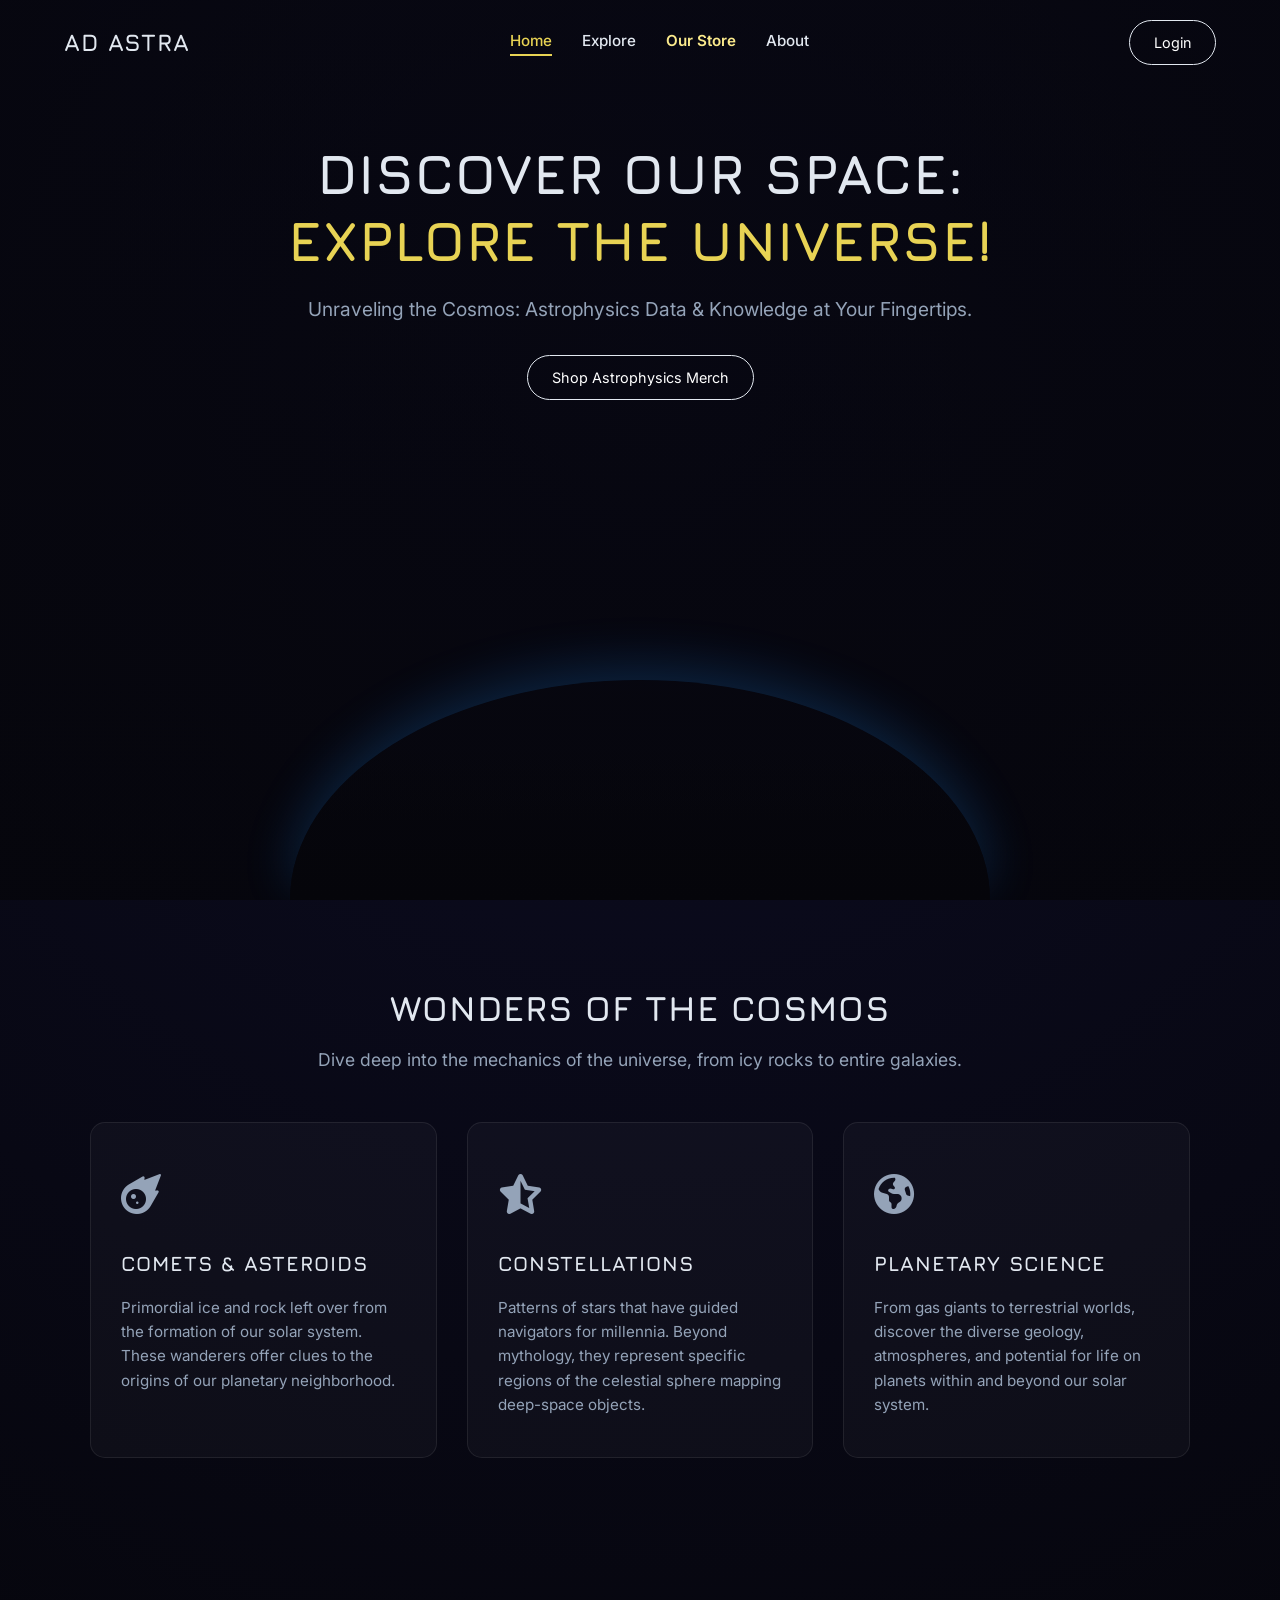
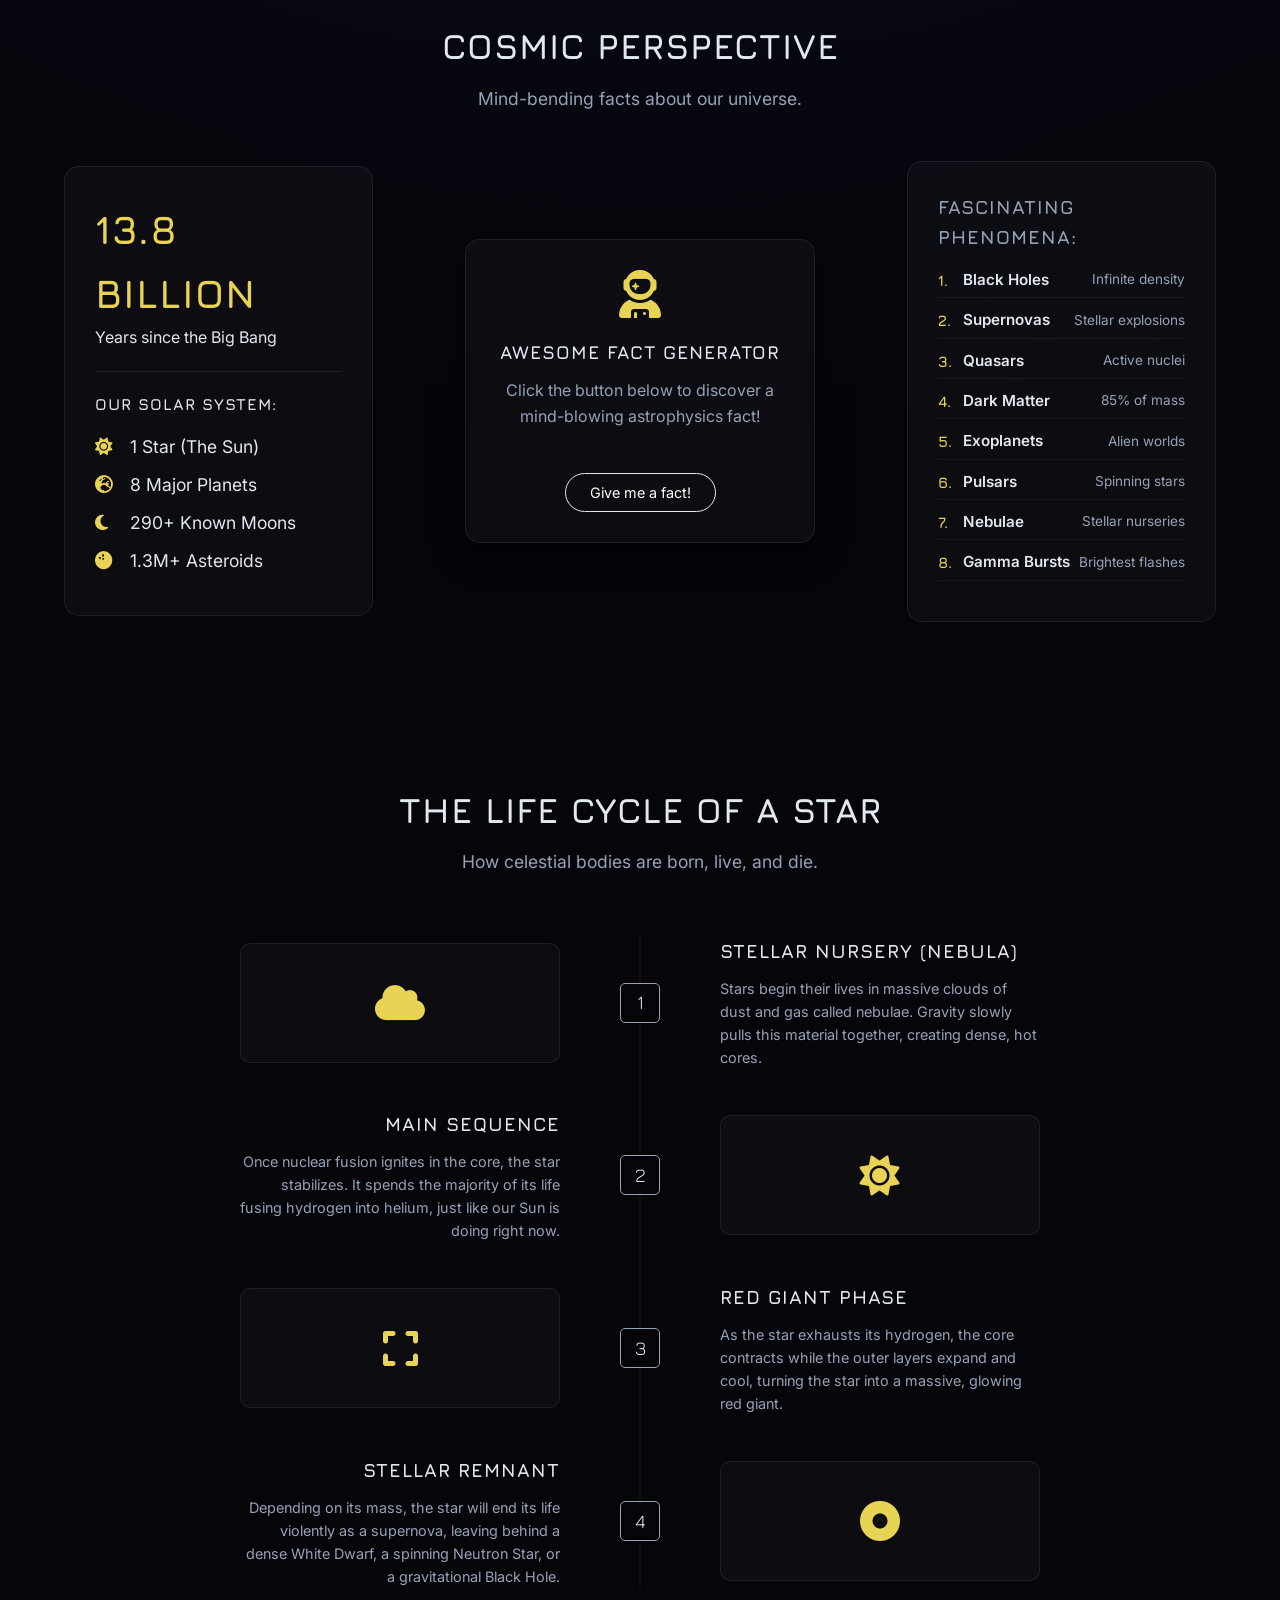
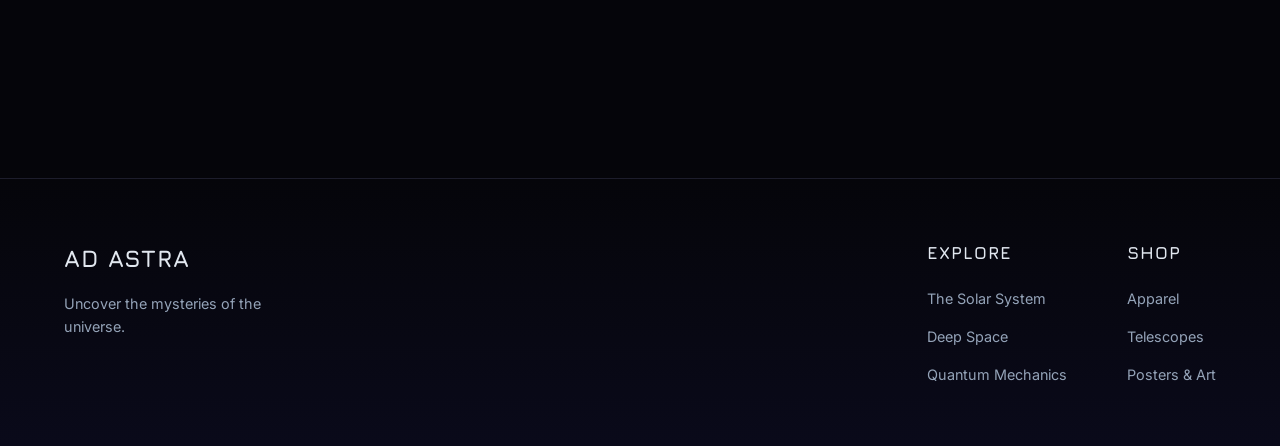
<file: templates/index.html>
<!DOCTYPE html>
<html lang="en">

<head>
    <meta charset="UTF-8">
    <meta name="viewport" content="width=device-width, initial-scale=1.0">
    <title>AD ASTRA - Astrophysics Explorer</title>
    <!-- <link rel="stylesheet" href="style.css"> -->
     <link rel="stylesheet" href="/static/style.css">
     <link rel="icon" type="image/x-icon" href="/static/favicon.ico">
    <link
        href="https://fonts.googleapis.com/css2?family=Jura:wght@400;600;700&family=Inter:wght@300;400;600&display=swap"
        rel="stylesheet">
    <link rel="stylesheet" href="https://cdnjs.cloudflare.com/ajax/libs/font-awesome/6.5.1/css/all.min.css">
</head>

<body>

    <header>
        <div class="logo">
            <span>AD ASTRA</span>
        </div>
        <nav>
            <a href="/" class="active">Home</a>
            <a href="#explore">Explore</a>
            <a href="/store" class="highlight-link">Our Store</a>
            <a href="#about">About</a>
        </nav>
        <a href="#" class="btn-outline">Login</a>
    </header>

    <main>
        <section class="hero">
            <h1>Discover Our Space:<br><span class="accent-text">EXPLORE THE UNIVERSE!</span></h1>
            <p>Unraveling the Cosmos: Astrophysics Data & Knowledge at Your Fingertips.</p>
            <a href="/store" class="btn-outline">Shop Astrophysics Merch</a>
            <div class="hero-earth"></div>
        </section>

        <section class="features" id="explore">
            <h2>WONDERS OF THE COSMOS</h2>
            <p class="subtitle">Dive deep into the mechanics of the universe, from icy rocks to entire galaxies.</p>

            <div class="cards-container">
                <div class="card">
                    <div class="card-icon"><i class="fa-solid fa-meteor"></i></div>
                    <h3>Comets & Asteroids</h3>
                    <p>Primordial ice and rock left over from the formation of our solar system. These wanderers offer
                        clues to the origins of our planetary neighborhood.</p>
                </div>
                <div class="card">
                    <div class="card-icon"><i class="fa-solid fa-star-half-stroke"></i></div>
                    <h3>Constellations</h3>
                    <p>Patterns of stars that have guided navigators for millennia. Beyond mythology, they represent
                        specific regions of the celestial sphere mapping deep-space objects.</p>
                </div>
                <div class="card">
                    <div class="card-icon"><i class="fa-solid fa-earth-americas"></i></div>
                    <h3>Planetary Science</h3>
                    <p>From gas giants to terrestrial worlds, discover the diverse geology, atmospheres, and potential
                        for life on planets within and beyond our solar system.</p>
                </div>
            </div>
        </section>

        <section class="map-section">
            <h2>COSMIC PERSPECTIVE</h2>
            <p class="subtitle">Mind-bending facts about our universe.</p>

            <div class="map-layout">
                <div class="stats-box left-stats">
                    <h3 id="random-fact-title">13.8 Billion</h3>
                    <p>Years since the Big Bang</p>
                    <hr>
                    <h4>Our Solar System:</h4>
                    <ul>
                        <li><i class="fa-solid fa-sun"></i> 1 Star (The Sun)</li>
                        <li><i class="fa-solid fa-earth-europe"></i> 8 Major Planets</li>
                        <li><i class="fa-solid fa-moon"></i> 290+ Known Moons</li>
                        <li><i class="fa-solid fa-bowling-ball"></i> 1.3M+ Asteroids</li>
                    </ul>
                </div>

                <div class="globe-container">
                    <div class="fact-generator-box">
                        <i class="fa-solid fa-user-astronaut fa-3x"
                            style="color: var(--accent); margin-bottom: 20px;"></i>
                        <h3 style="margin-bottom: 10px;">Awesome Fact Generator</h3>
                        <p id="fact-display" style="min-height: 80px; color: var(--text-muted);">Click the button below
                            to discover a mind-blowing astrophysics fact!</p>
                        <button class="btn-outline" onclick="generateFact()" style="margin-top: 15px;">Give me a
                            fact!</button>
                    </div>
                </div>

                <div class="stats-box right-stats">
                    <h4>Fascinating Phenomena:</h4>
                    <ol class="phenomena-list">
                        <li><span class="phenomenon-name">Black Holes</span> <span class="phenomenon-desc">Infinite
                                density</span></li>
                        <li><span class="phenomenon-name">Supernovas</span> <span class="phenomenon-desc">Stellar
                                explosions</span></li>
                        <li><span class="phenomenon-name">Quasars</span> <span class="phenomenon-desc">Active
                                nuclei</span></li>
                        <li><span class="phenomenon-name">Dark Matter</span> <span class="phenomenon-desc">85% of
                                mass</span></li>
                        <li><span class="phenomenon-name">Exoplanets</span> <span class="phenomenon-desc">Alien
                                worlds</span></li>
                        <li><span class="phenomenon-name">Pulsars</span> <span class="phenomenon-desc">Spinning
                                stars</span></li>
                        <li><span class="phenomenon-name">Nebulae</span> <span class="phenomenon-desc">Stellar
                                nurseries</span></li>
                        <li><span class="phenomenon-name">Gamma Bursts</span> <span class="phenomenon-desc">Brightest
                                flashes</span></li>
                    </ol>
                </div>
            </div>
        </section>

        <section class="process">
            <h2>THE LIFE CYCLE OF A STAR</h2>
            <p class="subtitle">How celestial bodies are born, live, and die.</p>

            <div class="timeline">
                <div class="timeline-item right">
                    <div class="timeline-icon"><i class="fa-solid fa-cloud"></i></div>
                    <div class="timeline-number">1</div>
                    <div class="timeline-content">
                        <h3>STELLAR NURSERY (NEBULA)</h3>
                        <p>Stars begin their lives in massive clouds of dust and gas called nebulae. Gravity slowly
                            pulls this material together, creating dense, hot cores.</p>
                    </div>
                </div>

                <div class="timeline-item left">
                    <div class="timeline-content">
                        <h3>MAIN SEQUENCE</h3>
                        <p>Once nuclear fusion ignites in the core, the star stabilizes. It spends the majority of its
                            life fusing hydrogen into helium, just like our Sun is doing right now.</p>
                    </div>
                    <div class="timeline-number">2</div>
                    <div class="timeline-icon"><i class="fa-solid fa-sun"></i></div>
                </div>

                <div class="timeline-item right">
                    <div class="timeline-icon"><i class="fa-solid fa-expand"></i></div>
                    <div class="timeline-number">3</div>
                    <div class="timeline-content">
                        <h3>RED GIANT PHASE</h3>
                        <p>As the star exhausts its hydrogen, the core contracts while the outer layers expand and cool,
                            turning the star into a massive, glowing red giant.</p>
                    </div>
                </div>

                <div class="timeline-item left">
                    <div class="timeline-content">
                        <h3>STELLAR REMNANT</h3>
                        <p>Depending on its mass, the star will end its life violently as a supernova, leaving behind a
                            dense White Dwarf, a spinning Neutron Star, or a gravitational Black Hole.</p>
                    </div>
                    <div class="timeline-number">4</div>
                    <div class="timeline-icon"><i class="fa-solid fa-circle-dot"></i></div>
                </div>
            </div>
        </section>
    </main>

    <footer>
        <div class="footer-top">
            <div class="footer-brand">
                <div class="logo">
                    <span>AD ASTRA</span>
                </div>
                <p>Uncover the mysteries of the universe.</p>
            </div>

            <div class="footer-links">
                <div class="link-col">
                    <h4>Explore</h4>
                    <a href="#">The Solar System</a>
                    <a href="#">Deep Space</a>
                    <a href="#">Quantum Mechanics</a>
                </div>
                <div class="link-col">
                    <h4>Shop</h4>
                    <a href="store.html">Apparel</a>
                    <a href="store.html">Telescopes</a>
                    <a href="store.html">Posters & Art</a>
                </div>
            </div>
        </div>
    </footer>
    <!-- <script src="script.js"></script> -->
     <script src="/static/script.js"></script>
</body>

</html>
</file>
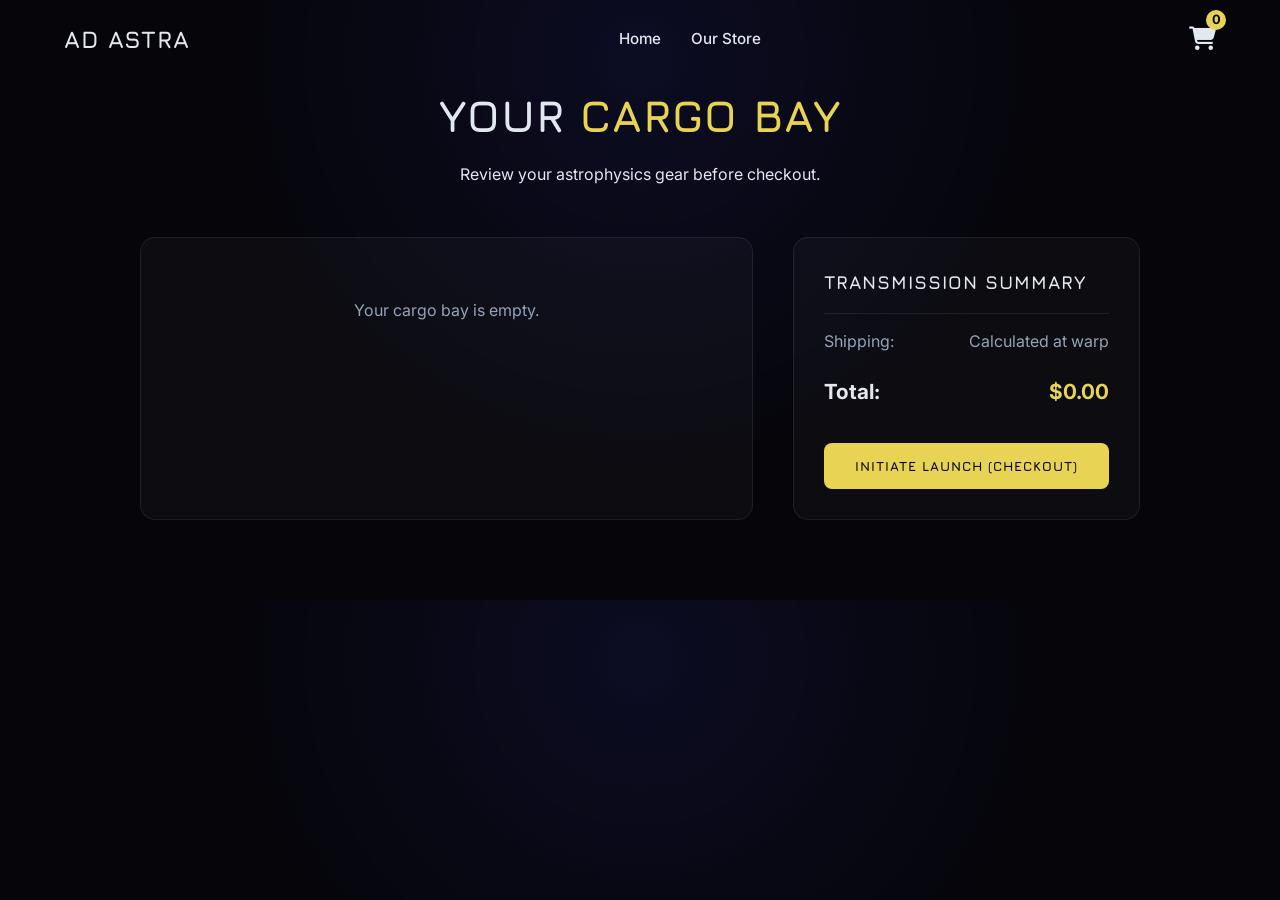
<file: templates/cart.html>
<!DOCTYPE html>
<html lang="en">
<head>
    <meta charset="UTF-8">
    <meta name="viewport" content="width=device-width, initial-scale=1.0">
    <title>AD ASTRA | Cargo Bay</title>
    <!-- <link rel="stylesheet" href="style.css"> -->
     <link rel="stylesheet" href="/static/style.css">
     <link rel="icon" type="image/x-icon" href="/static/favicon.ico">
    <link href="https://fonts.googleapis.com/css2?family=Jura:wght@400;600;700&family=Inter:wght@300;400;600&display=swap" rel="stylesheet">
    <link rel="stylesheet" href="https://cdnjs.cloudflare.com/ajax/libs/font-awesome/6.5.1/css/all.min.css">
</head>
<body>
 
    <header>
        <div class="logo"><span>AD ASTRA</span></div>
        <nav>
            <a href="/">Home</a>
            <a href="/store">Our Store</a>
        </nav>
        <div class="cart-icon active">
            <i class="fa-solid fa-cart-shopping"></i>
            <span id="cart-count">0</span>
        </div>
    </header>

    <main class="store-main">
        <div class="store-header">
            <h1>YOUR <span class="accent-text">CARGO BAY</span></h1>
            <p>Review your astrophysics gear before checkout.</p>
        </div>

        <div class="cart-layout">
            <div class="cart-items-container" id="cart-items"></div>

            <div class="cart-summary-box">
                <h3>Transmission Summary</h3>
                <hr>
                <div class="summary-row">
                    <span>Shipping:</span>
                    <span>Calculated at warp</span>
                </div>
                <div class="summary-row grand-total">
                    <span>Total:</span>
                    <span id="cart-total" class="accent-text">$0.00</span>
                </div>
                <button class="btn-checkout" onclick="alert('Checkout module initiating! (This is where Stripe or PayPal would go)')">INITIATE LAUNCH (CHECKOUT)</button>
            </div>
        </div>
    </main>
    <!-- <script src="script.js"></script> -->
     <script src="/static/script.js"></script>
</body>
</html>
</file>
<file: static/style.css>
/* --- Base Variables & Reset --- */
:root {
    --bg-dark: #05050A;
    --text-main: #E2E8F0;
    --text-muted: #94A3B8;
    --accent: #E8D354;
    --accent-light: #FBEA8C;
    --card-bg: rgba(255, 255, 255, 0.03);
    --card-border: rgba(255, 255, 255, 0.08);
    
    --font-heading: 'Jura', sans-serif;
    --font-body: 'Inter', sans-serif;
}

* {
    margin: 0;
    padding: 0;
    box-sizing: border-box;
}

body {
    background-color: var(--bg-dark);
    color: var(--text-main);
    font-family: var(--font-body);
    line-height: 1.6;
    overflow-x: hidden;
    background-image: radial-gradient(circle at 50% 10%, rgba(20, 20, 60, 0.5) 0%, var(--bg-dark) 50%);
}

h1, h2, h3, h4, .logo {
    font-family: var(--font-heading);
    text-transform: uppercase;
    letter-spacing: 1px;
}

a {
    color: var(--text-main);
    text-decoration: none;
    transition: color 0.3s ease;
}

a:hover {
    color: var(--accent);
}

.subtitle {
    color: var(--text-muted);
    margin-bottom: 3rem;
    font-size: 1.1rem;
}

/* --- Common UI Elements --- */
.btn-outline {
    display: inline-block;
    padding: 10px 24px;
    border: 1px solid var(--text-main);
    border-radius: 30px;
    background: transparent;
    font-family: var(--font-body);
    font-size: 0.9rem;
    cursor: pointer;
    transition: all 0.3s ease;
    color: white;
}

.btn-outline:hover {
    background: gray;
    color: black;
}

.accent-text {
    color: var(--accent);
}

/* --- Header --- */
/* --- Header --- */
header {
    display: flex;
    justify-content: space-between;
    align-items: center;
    padding: 20px 5%;
    
    /* CHANGE THESE LINES */
    position: absolute; 
    top: 0;
    left: 0;
    width: 100%;
    z-index: 100;
    background: transparent; /* Ensures no background blocks the image */
}

.logo {
    font-size: 1.5rem;
    font-weight: 700;
    display: flex;
    align-items: center;
    gap: 10px;
}

nav {
    display: flex;
    gap: 30px;
}

nav a {
    font-size: 0.95rem;
    font-weight: 500;
}

/* --- Hero Section --- */
/* --- Hero Section --- */
/* --- Hero Section --- */
.hero {
    background-image: linear-gradient(rgba(5, 5, 10, 0.6), rgba(5, 5, 10, 0.8)), url('https://images.unsplash.com/photo-1462331940025-496dfbfc7564?auto=format&fit=crop&w=2000&q=80');
    background-size: cover;
    background-position: center;
    background-attachment: fixed;
    text-align: center;
    padding: 140px 20px 0;
    
    /* These 3 lines are crucial for the Earth to sit right */
    position: relative; 
    min-height: 100vh; 
    overflow: hidden;
    
    display: flex;
    flex-direction: column;
    align-items: center;
}

.hero h1 {
    font-size: 3.5rem;
    line-height: 1.2;
    margin-bottom: 20px;
}

.hero p {
    font-size: 1.2rem;
    color: var(--text-muted);
    margin-bottom: 30px;
}

/* --- Fixed Hero Earth Section --- */
/* --- Smaller Hero Earth Section --- */
/* --- Smaller Hero Earth Section (Perfectly Fitted) --- */
.hero-earth {
    background-image: 
        /* Gradient fade to blend into the dark background */
        linear-gradient(to bottom, rgba(5, 5, 10, 0) 30%, var(--bg-dark) 100%), 
        /* New Image: A brilliant, centered view of Earth */
        url('https://images.unsplash.com/photo-1451187580459-43490279c0fa?auto=format&fit=crop&w=1000&q=80');
    
    background-size: cover;
    /* THIS IS THE FIX: Centers the globe perfectly inside the dome */
    background-position: center center;  
    width: 100%;
    max-width: 700px; 
    height: 220px;      
    position: absolute;
    bottom: 0;
    left: 50%;
    transform: translateX(-50%); 
    border-radius: 50% 50% 0 0 / 100% 100% 0 0;
    box-shadow: 0 -15px 50px rgba(30, 144, 255, 0.2);
    z-index: 10;
}

/* --- Partners Section --- */
.partners {
    text-align: center;
    padding: 60px 5%;
}

.partners h2 {
    font-size: 1.2rem;
    margin-bottom: 30px;
}

.logo-grid {
    display: flex;
    justify-content: center;
    align-items: center;
    flex-wrap: wrap;
    gap: 50px;
    font-size: 2rem;
    color: var(--text-muted);
}

/* --- Features Section --- */
.features {
    text-align: center;
    padding: 80px 5%;
}

.features h2 {
    font-size: 2.2rem;
    margin-bottom: 10px;
}

.cards-container {
    display: grid;
    grid-template-columns: repeat(auto-fit, minmax(300px, 1fr));
    gap: 30px;
    max-width: 1100px;
    margin: 0 auto;
}

.card {
    background: var(--card-bg);
    border: 1px solid var(--card-border);
    border-radius: 15px;
    padding: 40px 30px;
    text-align: left;
    transition: transform 0.3s ease;
}

.card:hover {
    transform: translateY(-5px);
}

.card-icon {
    font-size: 2.5rem;
    color: var(--text-muted);
    margin-bottom: 20px;
}

.card h3 {
    font-size: 1.3rem;
    margin-bottom: 15px;
}

.card p {
    color: var(--text-muted);
    font-size: 0.95rem;
}

/* --- Map Section --- */
.map-section {
    text-align: center;
    padding: 80px 5%;
}

.map-section h2 {
    font-size: 2.2rem;
    margin-bottom: 10px;
}

.map-layout {
    display: flex;
    justify-content: space-between;
    align-items: center;
    max-width: 1200px;
    margin: 40px auto 0;
    gap: 20px;
    flex-wrap: wrap;
}

.stats-box {
    background: var(--card-bg);
    border: 1px solid var(--card-border);
    border-radius: 15px;
    padding: 30px;
    text-align: left;
    flex: 1;
    min-width: 250px;
}

.left-stats h3 {
    font-size: 2.5rem;
    color: var(--accent);
}

.left-stats hr {
    border: none;
    border-top: 1px solid var(--card-border);
    margin: 20px 0;
}

.left-stats ul, .right-stats ol {
    list-style: none;
    margin-top: 15px;
}

.left-stats li {
    display: flex;
    align-items: center;
    gap: 15px;
    margin-bottom: 10px;
    font-size: 1.1rem;
}

.left-stats li i {
    color: var(--accent);
    width: 20px;
}

.right-stats h4 {
    font-size: 1.2rem;
    margin-bottom: 15px;
    color: var(--text-muted);
}

/* --- Enhanced Fascinating Phenomena Box --- */
.right-stats {
    counter-reset: phenomena-counter; /* Sets up the automatic numbering */
}

.phenomena-list {
    list-style: none; /* Removes default messy browser numbers */
    padding: 0;
    margin-top: 15px;
}

.phenomena-list li {
    display: flex;
    align-items: center;
    margin-bottom: 12px;
    border-bottom: 1px solid rgba(255,255,255,0.05);
    padding-bottom: 8px;
    counter-increment: phenomena-counter; /* Counts up for each item */
}

/* This styles the numbers specifically */
.phenomena-list li::before {
    content: counter(phenomena-counter) ".";
    color: var(--accent);
    font-weight: bold;
    font-family: var(--font-heading);
    width: 25px; /* Ensures double digits align perfectly with single digits */
    flex-shrink: 0;
}

.phenomenon-name {
    color: var(--text-main);
    font-weight: 600;
    font-size: 0.95rem;
    flex: 1; /* Pushes the description all the way to the right */
}

.phenomenon-desc {
    color: var(--text-muted);
    text-align: right;
    font-size: 0.85rem;
    white-space: nowrap; /* Keeps the descriptions on a single neat line */
}

.right-stats li {
    display: flex;
    justify-content: space-between;
    margin-bottom: 10px;
    font-size: 0.95rem;
    border-bottom: 1px solid rgba(255,255,255,0.05);
    padding-bottom: 5px;
}

.globe-container {
    flex: 2;
    display: flex;
    justify-content: center;
    min-width: 300px;
}

.globe-img {
    width: 100%;
    max-width: 400px;
    border-radius: 50%;
    box-shadow: 0 0 50px rgba(30, 144, 255, 0.3);
}

/* --- Process Timeline Section --- */
.process {
    text-align: center;
    padding: 80px 5%;
}

.process h2 {
    font-size: 2.2rem;
    margin-bottom: 10px;
}

.timeline {
    max-width: 800px;
    margin: 60px auto;
    position: relative;
}

.timeline::before {
    content: '';
    position: absolute;
    top: 0;
    bottom: 0;
    left: 50%;
    width: 1px;
    background: var(--card-border);
    transform: translateX(-50%);
}

.timeline-item {
    display: flex;
    align-items: center;
    justify-content: space-between;
    margin-bottom: 40px;
    position: relative;
    width: 100%;
}

.timeline-item.right {
    flex-direction: row;
}

.timeline-item.left {
    flex-direction: row;
}

.timeline-icon {
    width: 40%;
    background: var(--card-bg);
    border: 1px solid var(--card-border);
    border-radius: 10px;
    height: 120px;
    display: flex;
    align-items: center;
    justify-content: center;
    font-size: 2.5rem;
    color: var(--accent);
}

.timeline-content {
    width: 40%;
    text-align: left;
}

.timeline-item.left .timeline-content {
    text-align: right;
}

.timeline-content h3 {
    font-size: 1.2rem;
    margin-bottom: 10px;
}

.timeline-content p {
    color: var(--text-muted);
    font-size: 0.9rem;
}

.timeline-number {
    width: 40px;
    height: 40px;
    background: var(--bg-dark);
    border: 1px solid var(--text-muted);
    border-radius: 5px;
    display: flex;
    align-items: center;
    justify-content: center;
    font-family: var(--font-heading);
    font-size: 1.2rem;
    position: absolute;
    left: 50%;
    transform: translateX(-50%);
    z-index: 1;
}

/* --- Testimonials Section --- */
.testimonials {
    text-align: center;
    padding: 80px 5%;
}

.testimonials h2 {
    font-size: 2.2rem;
    margin-bottom: 10px;
}

.testimonials .btn-outline {
    margin-bottom: 50px;
}

.testimonial-grid {
    display: grid;
    grid-template-columns: repeat(auto-fit, minmax(250px, 1fr));
    gap: 20px;
    max-width: 1200px;
    margin: 0 auto;
}

.testimonial-card {
    background: var(--card-bg);
    border: 1px solid var(--card-border);
    border-radius: 15px;
    padding: 25px;
    text-align: left;
}

.user-info {
    display: flex;
    align-items: center;
    gap: 15px;
    margin-bottom: 15px;
}

.user-info img {
    width: 45px;
    height: 45px;
    border-radius: 50%;
    object-fit: cover;
}

.user-info h4 {
    font-size: 1rem;
    margin-bottom: 2px;
}

.user-info span {
    font-size: 0.8rem;
    color: var(--text-muted);
}

.testimonial-card p {
    font-size: 0.9rem;
    color: var(--text-muted);
    font-style: italic;
}

/* --- Footer --- */
footer {
    border-top: 1px solid var(--card-border);
    padding: 60px 5% 20px;
    margin-top: 50px;
    background: linear-gradient(to bottom, var(--bg-dark), #0a0a1a);
}

.footer-top {
    display: flex;
    justify-content: space-between;
    flex-wrap: wrap;
    gap: 40px;
    max-width: 1200px;
    margin: 0 auto 40px;
}

.footer-brand {
    max-width: 250px;
}

.footer-brand .logo {
    margin-bottom: 15px;
}

.footer-brand p {
    color: var(--text-muted);
    margin-bottom: 20px;
    font-size: 0.9rem;
}

.footer-links {
    display: flex;
    gap: 60px;
    flex-wrap: wrap;
}

.link-col {
    display: flex;
    flex-direction: column;
    gap: 15px;
}

.link-col h4 {
    font-size: 1.1rem;
    margin-bottom: 5px;
}

.link-col a {
    color: var(--text-muted);
    font-size: 0.9rem;
}

.link-col a:hover {
    color: var(--text-main);
}

.footer-bottom {
    max-width: 1200px;
    margin: 0 auto;
    display: flex;
    justify-content: flex-end;
    padding-top: 20px;
    border-top: 1px solid rgba(255,255,255,0.05);
}

.socials {
    display: flex;
    gap: 20px;
}

.socials a {
    color: var(--text-muted);
    font-size: 1.2rem;
}

.socials a:hover {
    color: var(--text-main);
}

/* --- Responsive Adjustments --- */
@media (max-width: 768px) {
    header {
        flex-direction: column;
        gap: 20px;
    }
    
    .hero h1 {
        font-size: 2.5rem;
    }
    
    .timeline::before {
        left: 20px;
    }
    
    .timeline-item, .timeline-item.right, .timeline-item.left {
        flex-direction: column;
        align-items: flex-start;
        padding-left: 60px;
    }
    
    .timeline-icon, .timeline-content {
        width: 100%;
        text-align: left !important;
    }
    
    .timeline-number {
        left: 20px;
    }
    
    .timeline-icon {
        margin-bottom: 15px;
        height: auto;
        padding: 20px;
    }
    
    .footer-links {
        gap: 30px;
    }
}

/* --- NEW STYLES FOR ASTROPHYSICS MAIN PAGE & STORE --- */

nav a.active {
    color: var(--accent);
    border-bottom: 2px solid var(--accent);
}

.highlight-link {
    color: var(--accent-light);
    font-weight: 600;
}

/* Fact Generator Box */
.fact-generator-box {
    background: var(--card-bg);
    border: 1px solid var(--card-border);
    border-radius: 15px;
    padding: 30px;
    text-align: center;
    width: 100%;
    max-width: 350px;
    box-shadow: 0 10px 30px rgba(0,0,0,0.5);
    display: flex;
    flex-direction: column;
    justify-content: center;
    align-items: center;
}

/* Store Specific Styles */
.store-main {
    padding: 80px 5%;
}

.store-header {
    text-align: center;
    margin-bottom: 50px;
}

.store-header h1 {
    font-size: 2.8rem;
    margin-bottom: 10px;
}

.cart-icon {
    font-size: 1.5rem;
    cursor: pointer;
    position: relative;
    color: var(--text-main);
}

#cart-count {
    position: absolute;
    top: -10px;
    right: -10px;
    background-color: var(--accent);
    color: var(--bg-dark);
    font-size: 0.8rem;
    font-weight: bold;
    width: 20px;
    height: 20px;
    border-radius: 50%;
    display: flex;
    justify-content: center;
    align-items: center;
    font-family: var(--font-body);
}

.product-grid {
    display: grid;
    grid-template-columns: repeat(auto-fill, minmax(300px, 1fr));
    gap: 30px;
    max-width: 1200px;
    margin: 0 auto;
}

.product-card {
    background: var(--card-bg);
    border: 1px solid var(--card-border);
    border-radius: 15px;
    overflow: hidden;
    transition: transform 0.3s ease, box-shadow 0.3s ease;
    display: flex;
    flex-direction: column;
}

.product-card:hover {
    transform: translateY(-5px);
    box-shadow: 0 10px 20px rgba(232, 211, 84, 0.1);
}

.product-image {
    width: 100%;
    height: 250px;
    background-size: cover;
    background-position: center;
    border-bottom: 1px solid var(--card-border);
}

.product-info {
    padding: 20px;
    display: flex;
    flex-direction: column;
    flex-grow: 1;
}

.product-info h3 {
    font-size: 1.2rem;
    margin-bottom: 10px;
    font-family: var(--font-heading);
}

.product-desc {
    color: var(--text-muted);
    font-size: 0.9rem;
    margin-bottom: 20px;
    flex-grow: 1;
}

.product-bottom {
    display: flex;
    justify-content: space-between;
    align-items: center;
    margin-top: auto;
}

.price {
    font-size: 1.3rem;
    font-weight: bold;
    color: var(--accent);
}

.btn-buy {
    background: var(--accent);
    color: var(--bg-dark);
    border: none;
    padding: 8px 20px;
    border-radius: 20px;
    font-weight: 600;
    cursor: pointer;
    transition: background 0.3s ease;
    font-family: var(--font-body);
}

.btn-buy:hover {
    background: var(--accent-light);
}

/* Toast Notification for Cart */
.toast {
    position: fixed;
    bottom: 20px;
    right: 20px;
    background-color: var(--accent);
    color: var(--bg-dark);
    padding: 15px 25px;
    border-radius: 8px;
    font-weight: 600;
    font-family: var(--font-heading);
    box-shadow: 0 5px 15px rgba(0,0,0,0.3);
    opacity: 0;
    visibility: hidden;
    transition: opacity 0.3s, visibility 0.3s;
    z-index: 1000;
}

.toast.show {
    opacity: 1;
    visibility: visible;
}

/* --- CART PAGE STYLES --- */
.cart-layout {
    display: flex;
    gap: 40px;
    max-width: 1000px;
    margin: 0 auto;
    flex-wrap: wrap;
}

.cart-items-container {
    flex: 2;
    background: var(--card-bg);
    border: 1px solid var(--card-border);
    border-radius: 15px;
    padding: 20px;
    min-width: 300px;
}

.cart-item {
    display: flex;
    align-items: center;
    gap: 20px;
    padding: 15px 0;
    border-bottom: 1px solid rgba(255,255,255,0.05);
}

.cart-item:last-child {
    border-bottom: none;
}

.cart-item img {
    width: 80px;
    height: 80px;
    object-fit: cover;
    border-radius: 8px;
    border: 1px solid var(--card-border);
}

.cart-item-details {
    flex: 1;
}

.cart-item-details h4 {
    font-size: 1.1rem;
    margin-bottom: 5px;
}

.cart-item-total {
    text-align: right;
}

.btn-remove {
    background: transparent;
    border: none;
    color: #ef4444;
    cursor: pointer;
    font-size: 1.1rem;
    margin-top: 10px;
    transition: color 0.3s;
}

.btn-remove:hover {
    color: #f87171;
}

.cart-summary-box {
    flex: 1;
    background: var(--card-bg);
    border: 1px solid var(--card-border);
    border-radius: 15px;
    padding: 30px;
    height: fit-content;
    min-width: 300px;
}

.cart-summary-box hr {
    border: none;
    border-top: 1px solid var(--card-border);
    margin: 15px 0;
}

.summary-row {
    display: flex;
    justify-content: space-between;
    margin-bottom: 15px;
    color: var(--text-muted);
}

.grand-total {
    font-size: 1.3rem;
    font-weight: bold;
    color: var(--text-main);
    margin-top: 20px;
}

.btn-checkout {
    width: 100%;
    background: var(--accent);
    color: var(--bg-dark);
    border: none;
    padding: 15px;
    border-radius: 8px;
    font-weight: 700;
    font-family: var(--font-heading);
    cursor: pointer;
    margin-top: 20px;
    transition: background 0.3s;
    letter-spacing: 1px;
}

.btn-checkout:hover {
    background: var(--accent-light);
}

/* Make the cart icon clickable! */
.cart-icon {
    cursor: pointer;
    transition: transform 0.2s;
}
.cart-icon:hover {
    transform: scale(1.1);
}
</file>
